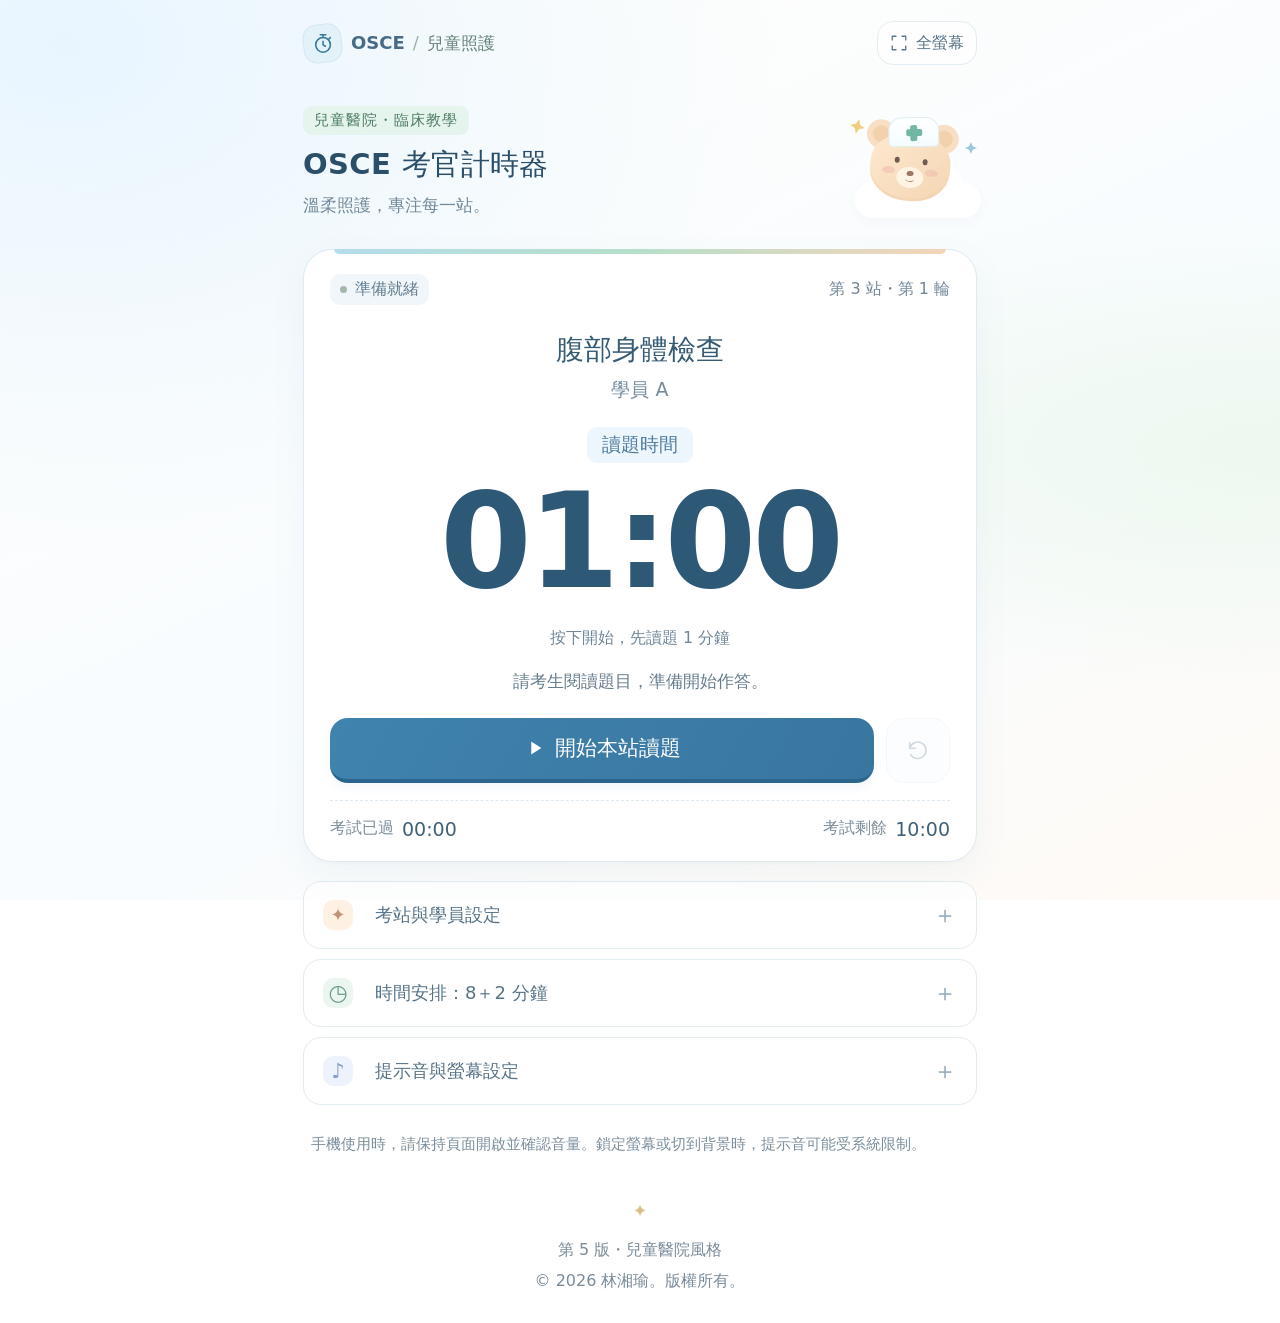
<file: index.html>
<!doctype html>
<html lang="zh-Hant">
<head>
  <meta charset="UTF-8">
  <meta name="viewport" content="width=device-width, initial-scale=1, viewport-fit=cover">
  <meta name="theme-color" content="#f3faff">
  <meta name="description" content="OSCE 考官手機計時器：讀題 1 分鐘、作答 8 分鐘、第 7 分鐘提醒、回饋 2 分鐘，自動換站讀題。">
  <title>OSCE 考官計時器</title>
  <link rel="icon" href="icon.svg" type="image/svg+xml">
  <link rel="stylesheet" href="styles.css">
  <link rel="stylesheet" href="pediatric.css">
</head>
<body class="pediatric-theme">
  <svg class="svg-defs" aria-hidden="true"><defs>
    <symbol id="i-clock" viewBox="0 0 24 24"><circle cx="12" cy="13" r="8"/><path d="M12 9v4l2.5 1.5M9 2h6M12 2v3M18.5 6.5l1.5-1.5"/></symbol>
    <symbol id="i-expand" viewBox="0 0 24 24"><path d="M8 3H3v5m13-5h5v5M3 16v5h5m13-5v5h-5"/></symbol>
    <symbol id="i-reset" viewBox="0 0 24 24"><path d="M3 10a9 9 0 1 1 1 7M3 4v6h6"/></symbol>
    <symbol id="i-play" viewBox="0 0 24 24"><path d="m9 5 11 7-11 7z" fill="currentColor" stroke="none"/></symbol>
    <symbol id="i-pause" viewBox="0 0 24 24"><path d="M8 5v14M16 5v14" stroke-width="4"/></symbol>
    <symbol id="i-volume" viewBox="0 0 24 24"><path d="m11 4-6 5H2v6h3l6 5zM16 8a6 6 0 0 1 0 8M19 5a10 10 0 0 1 0 14"/></symbol>
    <symbol id="i-arrow" viewBox="0 0 24 24"><path d="M5 12h14m-5-5 5 5-5 5"/></symbol>
    <symbol id="i-check" viewBox="0 0 24 24"><path d="m5 12 4 4L19 6"/></symbol>
    <symbol id="i-sun" viewBox="0 0 24 24"><circle cx="12" cy="12" r="4"/><path d="M12 2v2m0 16v2M2 12h2m16 0h2M5 5l1 1m12 12 1 1M5 19l1-1M18 6l1-1"/></symbol>
  </defs></svg>
  <div class="page-shell">
    <header class="site-header">
      <a class="brand" href="./" aria-label="OSCE 計時器首頁"><span class="brand-symbol"><svg><use href="#i-clock"/></svg></span><span>OSCE<span class="brand-separator">/</span><span class="brand-sub">兒童照護</span></span></a>
      <button id="fullscreen" class="quiet-button" title="切換全螢幕"><svg><use href="#i-expand"/></svg><span>全螢幕</span></button>
    </header>
    <main>
      <div class="page-intro"><div><p class="eyebrow">兒童醫院・臨床教學</p><h1>OSCE 考官計時器</h1><p class="intro-copy" id="intro-copy">溫柔照護，專注每一站。</p></div><div class="care-illustration" aria-hidden="true"><span class="little-star star-one"></span><span class="little-star star-two"></span><span class="soft-cloud"></span><div class="care-bear"><i class="bear-ear ear-left"></i><i class="bear-ear ear-right"></i><div class="bear-face"><span class="bear-eyes"></span><span class="bear-cheeks"></span><span class="bear-muzzle"><i></i></span></div><span class="bear-cap"><i></i></span></div></div></div>
      <div class="workspace">
        <section class="timer-card" aria-label="考試倒數計時器">
          <div class="timer-top"><span class="status-pill" id="status"><span></span><span id="status-text">準備就緒</span></span><span class="timer-top-caption" id="timer-caption">第 3 站・第 1 輪</span></div>
          <div class="station-context"><strong id="station-topic">腹部身體檢查</strong><span id="student-caption">學員 A</span></div>
          <div class="dial" id="dial">
            <svg class="dial-ring" viewBox="0 0 320 320" aria-hidden="true"><circle class="dial-track" cx="160" cy="160" r="145"/><circle id="dial-progress" class="dial-progress" cx="160" cy="160" r="145" pathLength="100"/><circle class="dial-marker" cx="22.1" cy="115.2" r="4"/></svg>
            <div class="dial-content"><span class="phase-label" id="phase-label">讀題時間</span><div class="time" id="time" role="timer" aria-label="剩餘 1 分鐘">01:00</div><div class="dial-message" id="dial-message"><span class="tiny-dot"></span>準備好後，開始計時</div></div>
          </div>
          <div class="timer-notice" id="timer-notice">時間交給這裡，專心完成每一步。</div>
          <div class="timer-controls"><button class="primary-button" id="start"><svg><use id="start-icon" href="#i-play"/></svg><span id="start-label">開始本站讀題</span></button><button class="reset-button" id="reset" aria-label="重設計時器" title="重設計時器"><svg><use href="#i-reset"/></svg></button></div>
          <div class="timer-footer"><span>考試已過 <strong id="elapsed">00:00</strong></span><span id="total-line">考試剩餘 <strong>10:00</strong></span></div>
        </section>
        <aside class="side-panel">
          <details class="identity-card"><summary>考站與學員設定</summary><div class="identity-fields"><label>考站編號<input id="station-number" type="number" inputmode="numeric" min="1" max="999" value="3"></label><label>考站名稱<input id="station-name" type="text" maxlength="40" value="腹部身體檢查"></label><label>學員<input id="student-name" type="text" maxlength="40" value="學員 A"></label></div></details>
          <details class="flow-card">
            <summary id="flow-title">時間安排：8＋2 分鐘</summary>
            <div class="timeline" id="timeline"></div>
            <div class="total-row"><span>本站考試時間</span><strong>10 <small>分鐘</small></strong></div>
            <div id="reading-separate" class="reading-separate"><div><b>轉場＋讀下一題</b><small>另計，不包含在考試 10 分鐘內</small></div><strong>01:00</strong></div>
            <p class="field-hint">首站先讀題 1 分鐘。回饋結束後，自動換站並讀下一題，共 1 分鐘，再開始下一站作答。</p>
          </details>
          <details class="settings-card"><summary id="settings-title">提示音與螢幕設定</summary>
            <label class="setting-row"><span class="setting-copy"><span>提示音</span><small>時間提醒與結束響鈴</small></span><input type="checkbox" id="sound" role="switch" checked><span class="switch" aria-hidden="true"></span></label>
            <label class="setting-row"><span class="setting-copy"><span>語音提醒</span><small>播報階段切換與「剩下 1 分鐘」</small></span><input type="checkbox" id="voice" role="switch"><span class="switch" aria-hidden="true"></span></label>
            <label class="setting-row"><span class="setting-copy"><span>保持螢幕常亮</span><small id="wake-description">計時時盡量避免螢幕休眠</small></span><input type="checkbox" id="awake" role="switch" checked><span class="switch" aria-hidden="true"></span></label>
            <button id="test-sound" class="test-sound"><svg><use href="#i-volume"/></svg>測試提醒<span>試聽<svg><use href="#i-arrow"/></svg></span></button>
          </details>
        </aside>
      </div>
      <div class="usage-note"><span class="note-icon"><svg><use href="#i-sun"/></svg></span><p>手機使用時，請保持頁面開啟並確認音量。鎖定螢幕或切到背景時，提示音可能受系統限制。</p><span class="keyboard-hint"><kbd>空白鍵</kbd> 開始 / 暫停</span></div>
    </main>
    <footer class="site-footer"><span>第 5 版・兒童醫院風格</span><span>© 2026 林湘瑜。版權所有。</span></footer>
  </div>
  <dialog id="reset-dialog"><form method="dialog"><div class="dialog-icon"><svg><use href="#i-reset"/></svg></div><h2>重設全部計時？</h2><p>輪次與進度將歸零，回到第 1 輪讀題。考站與學員設定會保留。</p><div class="dialog-actions"><button value="cancel" class="dialog-cancel" autofocus>取消</button><button value="reset" class="dialog-confirm">重設計時</button></div></form></dialog>
  <div id="toast" class="toast" role="status" aria-live="polite"></div>
  <div id="announcement" class="visually-hidden" aria-live="assertive" aria-atomic="true"></div>
  <script type="module" src="app.mjs"></script>
</body>
</html>
</file>
<file: styles.css>
:root{font-family:system-ui,-apple-system,"Microsoft JhengHei",sans-serif;color:#20342d;background:#fff;font-size:18px;font-synthesis:none;--line:#e8eeea;--green:#287b5e;--muted:#65766c}
*{box-sizing:border-box}body{margin:0}button,input,select{font:inherit}button,input,summary,a{touch-action:manipulation;-webkit-tap-highlight-color:transparent}button,summary{cursor:pointer}button:focus-visible,a:focus-visible,input:focus-visible,summary:focus-visible{outline:3px solid #80bca1;outline-offset:4px}svg{width:22px;height:22px;fill:none;stroke:currentColor;stroke-width:1.7;stroke-linecap:round;stroke-linejoin:round;flex-shrink:0}.svg-defs{position:absolute;width:0;height:0;overflow:hidden}.page-shell{width:100%;max-width:680px;padding:0 28px 24px;margin:auto}.site-header{height:72px;display:flex;align-items:center;justify-content:space-between}.brand{display:flex;align-items:center;gap:9px;color:#3b5a4a;text-decoration:none;font-size:18px;font-weight:600}.brand-symbol{display:grid;place-items:center;color:var(--green)}.brand-separator{margin:0 8px;color:#a2b1a7;font-weight:400}.brand-sub{font-weight:400}.quiet-button{display:flex;align-items:center;gap:8px;border:0;background:none;color:var(--muted);font-size:16px;min-height:44px;padding:8px 0 8px 12px}.quiet-button svg{width:18px;height:18px}.page-intro{margin:16px 0 28px}h1{font-size:25px;font-weight:600;margin:0;letter-spacing:.3px}.eyebrow,.intro-copy,.session-tag{display:none}.workspace{display:flex;flex-direction:column;gap:28px}.timer-card{width:100%;padding:0;display:flex;flex-direction:column;align-items:center;background:#fff;border-radius:0;box-shadow:none;transition:color .2s}.timer-top{display:flex;justify-content:space-between;align-items:center;width:100%;gap:12px}.status-pill{display:flex;gap:8px;align-items:center;font-size:16px;color:#60796a;white-space:nowrap}.status-pill>span:first-child{width:7px;height:7px;border-radius:50%;background:#a6b6ac}.status-pill.running{color:var(--green)}.status-pill.running>span:first-child{background:var(--green)}.status-pill.paused{color:#9c6714}.status-pill.paused>span:first-child{background:#bf8429}.timer-top-caption{font-size:16px;color:var(--muted);text-align:right}.station-context{margin:24px 0 0;display:flex;flex-direction:column;gap:7px;text-align:center;overflow-wrap:anywhere;max-width:100%}.station-context strong{font-size:27px;font-weight:500;line-height:1.4}.station-context>span{color:var(--muted);font-size:19px}.dial{width:100%;margin:24px 0 0}.dial-ring{display:none}.dial-content{display:flex;flex-direction:column;align-items:center}.phase-label{font-size:20px;color:#526a5c;margin-bottom:5px}.time{font-family:ui-sans-serif,system-ui,sans-serif;font-size:clamp(92px,25vw,132px);line-height:1.15;font-weight:600;letter-spacing:-5px;font-variant-numeric:tabular-nums;white-space:nowrap;color:#18382a}.dial-message{font-size:16px;line-height:1.6;color:var(--muted);text-align:center;margin-top:7px}.tiny-dot{display:none}.timer-notice{font-size:17px;line-height:1.6;color:#607366;text-align:center;min-height:28px;margin:20px 0}.timer-controls{display:flex;gap:12px;width:100%}.primary-button{border:0;border-radius:10px;flex:1;min-height:64px;background:var(--green);color:#fff;display:flex;align-items:center;justify-content:center;gap:10px;font-size:21px;font-weight:600}.primary-button:hover{background:#21674e}.primary-button:active{transform:translateY(1px)}.reset-button{border:1px solid #dae4dc;border-radius:10px;background:#fff;color:#567061;min-height:64px;width:64px;display:grid;place-items:center}.reset-button:disabled{opacity:.35;cursor:default}.reset-button:hover:not(:disabled){background:#f3f7f4}.timer-footer{border-bottom:1px solid var(--line);padding:20px 0 24px;display:flex;justify-content:space-between;width:100%;color:var(--muted);font-size:16px;gap:14px}.timer-footer>span{display:flex;align-items:center;gap:8px}.timer-footer strong{font-size:18px;font-weight:500;font-variant-numeric:tabular-nums;color:#344b3d}.side-panel{display:flex;flex-direction:column;gap:0}.side-panel>details{border:0;border-bottom:1px solid var(--line);border-radius:0;background:#fff;padding:0}.side-panel summary{padding:17px 0;min-height:58px;font-size:18px;color:#496253;font-weight:500;list-style:none;display:flex;align-items:center;justify-content:space-between;gap:10px}.side-panel summary::-webkit-details-marker{display:none}.side-panel summary::after{content:'＋';font-size:23px;font-weight:300;color:#819386}.side-panel details[open]>summary::after{content:'－'}.identity-fields{display:grid;gap:18px;padding:4px 0 24px}.identity-fields label{display:grid;gap:8px;font-size:17px;color:#526a5b}.identity-fields input{min-width:0;width:100%;min-height:50px;border:1px solid #d8e3da;border-radius:7px;background:#fff;padding:10px 12px;font-size:19px;color:#233e2d}.timeline{padding:4px 0 0}.timeline-step{display:flex;align-items:flex-start;gap:12px;padding:14px 0}.step-number{color:#8e9d92;font-size:16px;padding-top:2px}.step-copy{flex:1}.step-copy b{display:block;font-size:19px;font-weight:500}.step-copy small{display:block;font-size:16px;line-height:1.7;color:var(--muted);margin-top:5px}.step-time{font-size:20px;font-variant-numeric:tabular-nums}.timeline-step.active .step-time{color:var(--green);font-weight:600}.total-row{display:flex;justify-content:space-between;align-items:center;border-top:1px solid var(--line);padding:18px 0;font-size:17px}.total-row strong{font-size:24px;font-weight:500}.total-row small{font-size:17px}.reading-separate{display:flex;align-items:center;justify-content:space-between;gap:12px;padding:15px 0;border-top:1px solid var(--line)}.reading-separate b{display:block;font-size:18px;font-weight:500}.reading-separate small{display:block;font-size:16px;color:var(--muted);line-height:1.7;margin-top:5px}.reading-separate>strong{font-size:20px;font-weight:500;font-variant-numeric:tabular-nums}.reading-separate.active>strong{color:var(--green)}.field-hint{font-size:16px;line-height:1.8;color:var(--muted);margin:8px 0 22px}.setting-row{display:flex;align-items:center;justify-content:space-between;gap:16px;min-height:88px;position:relative;cursor:pointer}.setting-copy>span{display:block;font-size:19px}.setting-copy small{display:block;font-size:16px;line-height:1.6;color:var(--muted);margin-top:6px}.setting-row input{position:absolute;opacity:0;width:48px;height:44px;right:0;cursor:pointer}.switch{width:44px;height:26px;border-radius:20px;background:#dce4dd;position:relative;flex-shrink:0;pointer-events:none}.switch::after{content:'';position:absolute;width:20px;height:20px;top:3px;left:3px;border-radius:50%;background:#fff;transition:transform .15s}.setting-row input:checked+.switch{background:var(--green)}.setting-row input:checked+.switch::after{transform:translateX(18px)}.setting-row input:focus-visible+.switch{outline:3px solid #80bca1;outline-offset:4px}.setting-row input:disabled+.switch{opacity:.4}.test-sound{display:flex;align-items:center;gap:9px;width:100%;min-height:58px;border:0;background:none;color:var(--green);font-size:18px;padding:15px 0;margin-bottom:10px}.test-sound>span{margin-left:auto;display:flex;align-items:center;gap:6px}.test-sound>span svg{width:18px}.usage-note{display:flex;gap:8px;margin:26px 0 0;color:#76877b;font-size:15px;line-height:1.8}.usage-note p{margin:0}.note-icon{display:none}.keyboard-hint{display:none}.site-footer{display:flex;flex-direction:column;align-items:center;gap:6px;margin-top:28px;border-top:1px solid var(--line);padding:20px 0 4px;font-size:16px;line-height:1.7;color:#65766c;text-align:center}.timer-card.warning .time{color:#b37219}.timer-card.warning .timer-notice,.timer-card.warning .phase-label{color:#9a641a}.timer-card[data-phase="feedback"] .time,.timer-card[data-phase="feedback"] .phase-label,.timer-card[data-phase="feedback"] .timer-notice{color:#c03a42}.timer-card[data-phase="feedback"] .status-pill{color:#b8363e}.timer-card[data-phase="feedback"] .status-pill>span:first-child{background:#c03a42}.timer-card[data-phase="feedback"] .timer-notice{font-weight:600}.visually-hidden{position:absolute;width:1px;height:1px;padding:0;margin:-1px;overflow:hidden;clip:rect(0,0,0,0);white-space:nowrap;border:0}.toast{position:fixed;left:50%;bottom:24px;transform:translate(-50%,8px);background:#f2f8f4;color:#234b35;border:1px solid #d3e3d8;padding:14px 18px;border-radius:9px;max-width:calc(100vw - 32px);width:max-content;font-size:18px;text-align:center;line-height:1.6;opacity:0;pointer-events:none;transition:opacity .15s,transform .15s;z-index:20}.toast.visible{opacity:1;transform:translate(-50%,0)}dialog{border:1px solid #dbe5dd;border-radius:14px;padding:26px;width:calc(100% - 32px);max-width:420px;color:#2a4031}dialog::backdrop{background:#173a2a44}.dialog-icon{display:none}dialog h2{font-size:24px;margin:0 0 12px;font-weight:600}dialog p{font-size:18px;line-height:1.7;color:var(--muted);margin:0 0 24px}.dialog-actions{display:flex;gap:12px}.dialog-actions button{flex:1;min-height:54px;border:0;border-radius:8px;font-size:19px}.dialog-cancel{background:#f1f5f1;color:#48614e}.dialog-confirm{background:var(--green);color:#fff}.page-shell:fullscreen{max-width:none;padding:0 max(24px,calc((100vw - 660px)/2)) 30px;background:#fff;overflow:auto}.page-shell:fullscreen .time{font-size:clamp(110px,20vh,200px)}
@media(max-width:480px){.page-shell{padding:0 22px 24px}.site-header{height:64px}.brand{font-size:17px}.brand-separator{margin:0 6px}.quiet-button{font-size:16px}.page-intro{margin:12px 0 24px}h1{font-size:23px}.station-context{margin-top:23px}.station-context strong{font-size:26px}.dial{margin-top:20px}.time{font-size:clamp(88px,25.6vw,122px);letter-spacing:-4px}.timer-notice{font-size:17px;margin:16px 0 22px;min-height:28px}.timer-footer>span{display:grid;gap:5px}.timer-footer>span:last-child{text-align:right}.workspace{gap:8px}.phase-label{font-size:21px}.station-context>span{font-size:19px}.timer-controls .primary-button{font-size:21px}}
@media(max-width:350px){.page-shell{padding-left:16px;padding-right:16px}.brand-sub,.brand-separator{display:none}.timer-top-caption,.status-pill{font-size:15px}.station-context strong{font-size:24px}.timer-controls{gap:9px}.reset-button{width:58px}.dial-message{font-size:16px}.timer-notice{font-size:16px}}
@media(prefers-reduced-motion:reduce){*,*::before,*::after{transition:none!important;animation:none!important}}
</file>
<file: pediatric.css>
/* 兒童醫院主題：CSS 變數、漸層、偽元素與純 CSS 小熊，無外部素材。 */
.pediatric-theme {
  --sky: #eaf5fd;
  --sky-deep: #326e9c;
  --mint: #eaf7ef;
  --mint-deep: #387759;
  --peach: #fff1e7;
  --honey: #f5cf7c;
  --ink: #2a455d;
  --muted: #62798b;
  --line: #e4edf1;
  --green: #34749f;
  color: var(--ink);
  background:
    radial-gradient(ellipse at 5% 5%, #e8f5ff 0, transparent 42%),
    radial-gradient(ellipse at 100% 50%, #edf8ef 0, transparent 38%),
    linear-gradient(155deg, #fffefb, #f8fcff 60%, #fffaf5);
  background-attachment: fixed;
}

.pediatric-theme .page-shell { max-width: 730px; padding-top: 8px; }
.pediatric-theme .site-header { height: 70px; }
.pediatric-theme .brand { color: #486c87; font-weight: 650; }
.pediatric-theme .brand-symbol {
  width: 39px; height: 39px; border-radius: 14px;
  color: #367997; background: #e3f1f9; border: 1px solid #d4e7f3;
  transform: rotate(-7deg);
}
.pediatric-theme .brand-symbol svg { transform: rotate(7deg); }
.pediatric-theme .brand-sub { color: #658378; font-size: 17px; }
.pediatric-theme .quiet-button {
  border-radius: 16px; padding: 9px 12px; background: #ffffffb3;
  color: #5b778a; border: 1px solid #e1edf3;
}
.pediatric-theme .quiet-button:hover { background: #eaf5fd; }
.pediatric-theme .page-intro {
  display: flex; align-items: center; justify-content: space-between;
  gap: 12px; margin: 22px 0 27px; min-height: 116px;
}
.pediatric-theme .page-intro > div:first-child { position: relative; z-index: 1; }
.pediatric-theme .eyebrow {
  display: inline-block; margin: 0 0 10px; padding: 5px 11px;
  background: #e5f4ec; border-radius: 9px; color: #507d67;
  font-size: 15px; font-weight: 500; letter-spacing: 1px;
}
.pediatric-theme h1 { font-size: 29px; font-weight: 650; letter-spacing: .4px; color: #2b4e69; }
.pediatric-theme .intro-copy { display: block; font-size: 17px; color: #72899a; margin: 9px 0 0; }

/* 柔和、靜態的小熊與雲朵，裝飾不介入操作或倒數。 */
.care-illustration { position: relative; width: 130px; height: 122px; flex: 0 0 130px; }
.soft-cloud {
  position: absolute; right: -4px; bottom: 4px; width: 126px; height: 36px;
  border-radius: 50px; background: #fff; box-shadow: 0 5px 12px #537e9d09;
}
.soft-cloud::before, .soft-cloud::after { content: ''; position: absolute; background: #fff; border-radius: 50%; }
.soft-cloud::before { width: 51px; height: 51px; top: -22px; left: 23px; }
.soft-cloud::after { width: 38px; height: 38px; top: -15px; right: 17px; }
.care-bear { position: absolute; width: 88px; height: 87px; top: 14px; left: 20px; transform: rotate(5deg); }
.bear-ear { position: absolute; top: 8px; width: 29px; height: 29px; border-radius: 50%; background: #f2d2ad; border: 6px solid #f8dfc3; }
.ear-left { left: -2px; } .ear-right { right: -2px; }
.bear-face { position: absolute; inset: 20px 4px 0; border-radius: 43% 43% 46% 46%; background: linear-gradient(135deg, #ffe9cf, #f3d5b3); box-shadow: inset 0 -3px 0 #eac6a444; }
.bear-eyes { position: absolute; left: 24px; top: 24px; width: 5px; height: 6px; border-radius: 50%; background: #715c54; box-shadow: 28px 0 #715c54; }
.bear-cheeks { position: absolute; left: 12px; top: 34px; width: 13px; height: 7px; border-radius: 50%; background: #efb9ac88; box-shadow: 43px 0 #efb9ac88; }
.bear-muzzle { position: absolute; left: 27px; top: 33px; width: 27px; height: 21px; border-radius: 50%; background: #fff4e4; }
.bear-muzzle::before { content: ''; position: absolute; width: 7px; height: 5px; border-radius: 50% 50% 45% 45%; background: #9c7865; left: 10px; top: 4px; }
.bear-muzzle i { position: absolute; width: 9px; height: 6px; border-bottom: 1.5px solid #a88776; border-radius: 50%; left: 9px; top: 9px; }
.bear-cap { position: absolute; top: 3px; left: 19px; width: 51px; height: 30px; border-radius: 14px 14px 5px 5px; background: linear-gradient(#fff, #f4fcff); border: 1px solid #dfeef2; transform: rotate(-6deg); }
.bear-cap::before, .bear-cap::after { content: ''; position: absolute; background: #72b6a4; border-radius: 2px; left: 21px; top: 7px; width: 7px; height: 16px; }
.bear-cap::after { width: 16px; height: 7px; left: 17px; top: 11px; }
.little-star { position: absolute; width: 15px; height: 15px; background: #efce7c; clip-path: polygon(50% 0, 64% 35%, 100% 50%, 64% 64%, 50% 100%, 35% 64%, 0 50%, 35% 35%); }
.star-one { left: 3px; top: 19px; transform: rotate(13deg); }
.star-two { right: 0; top: 42px; width: 12px; height: 12px; background: #9bc8d9; }

.pediatric-theme .workspace { gap: 19px; }
.pediatric-theme .timer-card {
  position: relative; padding: 24px 26px 0; border-radius: 29px;
  border: 1px solid #dfeaf1; background: #fff;
  box-shadow: 0 12px 35px #507b9510, 0 2px 3px #507b9505;
}
.pediatric-theme .timer-card::before {
  content: ''; position: absolute; top: -1px; left: 30px; right: 30px; height: 5px;
  border-radius: 0 0 10px 10px; background: linear-gradient(90deg, #b5ddeb, #b5dfca 48%, #f3d5b9);
}
.pediatric-theme .status-pill { padding: 5px 10px; border-radius: 10px; background: #f0f6f9; color: #617b90; font-size: 16px; }
.pediatric-theme .status-pill.running { color: #387759; background: #eaf7ef; }
.pediatric-theme .status-pill.running > span:first-child { background: #5aa385; }
.pediatric-theme .status-pill.paused { background: #fff6e7; color: #986c24; }
.pediatric-theme .timer-top-caption { font-size: 16px; color: #72879a; }
.pediatric-theme .station-context { margin-top: 25px; gap: 8px; }
.pediatric-theme .station-context strong { color: #365b75; font-size: 28px; font-weight: 550; }
.pediatric-theme .station-context > span { color: #748b9c; font-size: 19px; }
.pediatric-theme .dial { margin-top: 24px; }
.pediatric-theme .phase-label { background: #edf5fd; border-radius: 11px; padding: 5px 15px; font-size: 19px; color: #4f7da0; margin-bottom: 3px; }
.pediatric-theme .time { color: #2d5876; font-weight: 600; letter-spacing: -4px; }
.pediatric-theme .dial-message { color: #70879a; font-size: 16px; }
.pediatric-theme .timer-notice { color: #667d8b; margin: 17px 0 22px; font-size: 17px; }
.pediatric-theme .primary-button {
  background: linear-gradient(120deg, #3f83af, #39769f); border-radius: 18px;
  border-bottom: 4px solid #2b658d; min-height: 65px; font-size: 21px;
  box-shadow: 0 5px 10px #528eaf12; transition: transform .15s, box-shadow .15s;
}
.pediatric-theme .primary-button:hover { background: linear-gradient(120deg, #397ba6, #326b92); transform: translateY(-1px); box-shadow: 0 7px 14px #528eaf22; }
.pediatric-theme .primary-button:active { transform: translateY(2px); border-bottom-width: 2px; }
.pediatric-theme .reset-button { border-radius: 18px; border-color: #dfeaf1; color: #7794a5; background: #f8fbfe; }
.pediatric-theme .reset-button:hover:not(:disabled) { background: #ecf5fc; }
.pediatric-theme .timer-footer { margin-top: 17px; padding: 17px 0 21px; border-top: 1px dashed #dce8ef; border-bottom: 0; color: #7b8d9a; font-size: 16px; }
.pediatric-theme .timer-footer strong { color: #3f6076; font-size: 19px; }
.pediatric-theme .side-panel { gap: 10px; }
.pediatric-theme .side-panel > details { background: #ffffffcf; border: 1px solid #e1ebf0; border-radius: 18px; padding: 0 19px; }
.pediatric-theme .side-panel summary { justify-content: flex-start; color: #577388; min-height: 63px; font-size: 18px; }
.pediatric-theme .side-panel summary::after { margin-left: auto; color: #93acba; font-size: 24px; }
.pediatric-theme .side-panel summary::before { content: '✦'; display: grid; place-items: center; width: 30px; height: 30px; flex: 0 0 30px; margin-right: 12px; background: #fff0e4; color: #bf9478; font-size: 18px; border-radius: 10px; }
.pediatric-theme .side-panel .flow-card summary::before { content: '◷'; background: #eaf6ef; color: #6b9e87; font-size: 22px; }
.pediatric-theme .side-panel .settings-card summary::before { content: '♪'; background: #edf2fd; color: #899fc5; font-size: 21px; }
.pediatric-theme .identity-fields input { border-color: #dce9f0; border-radius: 12px; background: #fbfdff; color: #34546a; }
.pediatric-theme .identity-fields label, .pediatric-theme .setting-copy > span { color: #536f84; }
.pediatric-theme .switch { background: #e0eaf0; }
.pediatric-theme .setting-row input:checked + .switch { background: #6ba990; }
.pediatric-theme .test-sound { color: #4381a6; }
.pediatric-theme .reading-separate { border-top-style: dashed; }
.pediatric-theme .reading-separate.active > strong { color: #478a75; }
.pediatric-theme .usage-note { padding: 0 8px; color: #7c8f9d; }
.pediatric-theme .site-footer { color: #7a8b99; border-top: 0; padding-top: 10px; gap: 4px; }
.pediatric-theme .site-footer::before { content: '✦'; font-size: 18px; color: #d9bf89; margin-bottom: 6px; }
.pediatric-theme .toast { background: #f0f8ff; border-color: #cfe2f0; color: #3f6c8a; border-radius: 16px; }
.pediatric-theme dialog { border-radius: 24px; border-color: #d7e7f0; color: #34566e; box-shadow: 0 18px 80px #45677e22; }
.pediatric-theme .dialog-cancel { background: #eef5f9; color: #617e94; border-radius: 13px; }
.pediatric-theme .dialog-confirm { background: #3b7ca6; border-radius: 13px; }
.pediatric-theme .timer-card.warning { border-color: #edce93; }
.pediatric-theme .timer-card.warning::before { background: #efd398; }
.pediatric-theme .timer-card.warning .time { color: #a56c1e; }
.pediatric-theme .timer-card.warning .phase-label { background: #fff5df; color: #9a6e2b; }
.pediatric-theme .timer-card[data-phase='feedback'] { border-color: #e8b6bb; background: #fffdfd; }
.pediatric-theme .timer-card[data-phase='feedback']::before { background: #e9b0b8; }
.pediatric-theme .timer-card[data-phase='feedback'] .time,
.pediatric-theme .timer-card[data-phase='feedback'] .timer-notice { color: #b8424e; }
.pediatric-theme .timer-card[data-phase='feedback'] .phase-label { background: #fff0f1; color: #b24b55; }
.pediatric-theme .timer-card[data-phase='feedback'] .status-pill { background: #fff0f1; color: #b24b55; }
.pediatric-theme .page-shell:fullscreen { background: #f6fbfe; }

@media (max-width: 480px) {
  .pediatric-theme .page-shell { padding: 0 16px 24px; }
  .pediatric-theme .site-header { height: 65px; }
  .pediatric-theme .brand { font-size: 17px; gap: 8px; }
  .pediatric-theme .brand-symbol { width: 32px; height: 35px; border-radius: 12px; }
  .pediatric-theme .brand-sub { font-size: 16px; }
  .pediatric-theme .quiet-button { padding: 8px 9px; font-size: 15px; }
  .pediatric-theme .quiet-button svg { width: 16px; }
  .pediatric-theme .page-intro { gap: 4px; margin: 13px 0 20px; min-height: 109px; }
  .pediatric-theme h1 { font-size: 23px; letter-spacing: -.3px; }
  .pediatric-theme .eyebrow { font-size: 14px; margin-bottom: 8px; padding: 4px 8px; letter-spacing: .5px; }
  .pediatric-theme .intro-copy { font-size: 16px; margin-top: 7px; }
  .care-illustration { width: 91px; height: 108px; flex-basis: 91px; transform: scale(.87); transform-origin: right center; }
  .care-bear { left: 2px; }
  .soft-cloud { width: 100px; right: -8px; }
  .star-one { left: -7px; top: 10px; }
  .star-two { right: -4px; top: 31px; }
  .pediatric-theme .timer-card { border-radius: 25px; padding: 19px 18px 0; }
  .pediatric-theme .timer-top { gap: 8px; }
  .pediatric-theme .status-pill { font-size: 15px; padding: 5px 8px; }
  .pediatric-theme .timer-top-caption { font-size: 15px; }
  .pediatric-theme .station-context { margin-top: 21px; }
  .pediatric-theme .station-context strong { font-size: 26px; }
  .pediatric-theme .dial { margin-top: 20px; }
  .pediatric-theme .time { font-size: clamp(88px, 25.7vw, 119px); }
  .pediatric-theme .phase-label { font-size: 19px; }
  .pediatric-theme .timer-notice { font-size: 16px; line-height: 1.7; margin: 14px 0 19px; }
  .pediatric-theme .primary-button { min-height: 62px; font-size: 21px; }
  .pediatric-theme .reset-button { min-height: 62px; width: 59px; }
  .pediatric-theme .timer-controls { gap: 10px; }
  .pediatric-theme .side-panel > details { padding: 0 14px; }
  .pediatric-theme .side-panel summary { font-size: 17px; }
  .pediatric-theme .side-panel summary::before { width: 27px; height: 27px; flex-basis: 27px; margin-right: 10px; }
}
@media (max-width: 350px) {
  .pediatric-theme .page-shell { padding-left: 12px; padding-right: 12px; }
  .pediatric-theme .timer-card { padding-left: 14px; padding-right: 14px; }
  .pediatric-theme h1 { font-size: 21px; }
  .care-illustration { width: 76px; flex-basis: 76px; transform: scale(.75); }
  .pediatric-theme .timer-top-caption { font-size: 14px; }
  .pediatric-theme .side-panel summary { font-size: 16px; }
}
@media (prefers-reduced-motion: reduce) {
  .pediatric-theme *, .pediatric-theme *::before, .pediatric-theme *::after { animation: none !important; transition: none !important; }
}
@media print {
  .pediatric-theme { background: #fff; }
  .care-illustration, .quiet-button, .timer-controls { display: none; }
  .pediatric-theme .timer-card { box-shadow: none; }
}
</file>
